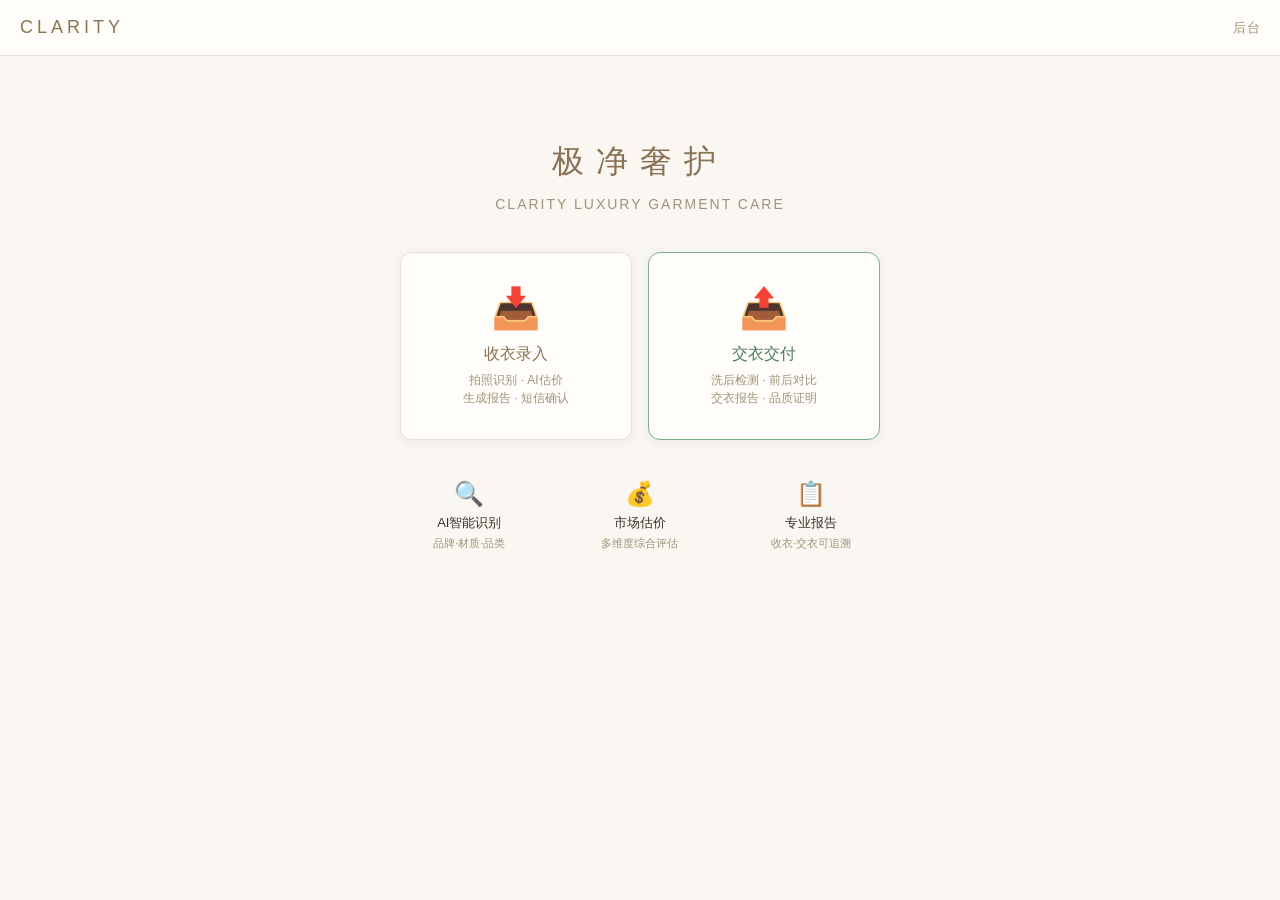
<file: templates/index.html>
<!DOCTYPE html>
<html lang="zh-CN">
<head>
<meta charset="UTF-8">
<meta name="viewport" content="width=device-width, initial-scale=1.0, user-scalable=no">
<title>极净奢护 · CLARITY</title>
<link rel="stylesheet" href="/static/css/style.css">
<style>
  .hero { text-align: center; padding: 60px 20px 40px; }
  .hero h1 { font-size: 32px; font-weight: 200; letter-spacing: 12px; color: var(--earth); }
  .hero p { font-size: 14px; color: var(--text-muted); margin-top: 12px; letter-spacing: 2px; }
  .actions { display: grid; grid-template-columns: 1fr 1fr; gap: 16px; max-width: 480px; margin: 0 auto; }
  .action-card {
    background: var(--warm-white);
    border: 1px solid var(--border);
    border-radius: var(--radius-lg);
    padding: 32px 20px;
    text-align: center;
    text-decoration: none;
    color: var(--text);
    transition: all 0.2s;
    box-shadow: var(--shadow);
  }
  .action-card:hover { transform: translateY(-2px); box-shadow: 0 4px 20px rgba(61, 50, 43, 0.12); }
  .action-card .icon { font-size: 40px; margin-bottom: 12px; }
  .action-card .title { font-size: 16px; font-weight: 500; color: var(--earth); margin-bottom: 6px; }
  .action-card .desc { font-size: 12px; color: var(--text-muted); line-height: 1.5; }
  .action-card.sage .title { color: var(--sage); }
  .action-card.sage { border-color: var(--sage-light); }
  .features { display: grid; grid-template-columns: repeat(3, 1fr); gap: 12px; max-width: 500px; margin: 24px auto; }
  .feature { text-align: center; padding: 16px 8px; }
  .feature .icon { font-size: 24px; margin-bottom: 6px; }
  .feature .title { font-size: 13px; font-weight: 500; color: var(--text); }
  .feature .desc { font-size: 11px; color: var(--text-muted); margin-top: 4px; }
</style>
</head>
<body>

<nav class="nav">
  <div class="nav-brand">CLARITY</div>
  <div class="nav-links">
    <a href="/dashboard">后台</a>
  </div>
</nav>

<div class="container">
  <div class="hero">
    <h1>极净奢护</h1>
    <p>CLARITY LUXURY GARMENT CARE</p>
  </div>

  <div class="actions">
    <a href="/intake" class="action-card">
      <div class="icon">📥</div>
      <div class="title">收衣录入</div>
      <div class="desc">拍照识别 · AI估价<br>生成报告 · 短信确认</div>
    </a>
    <a href="/delivery" class="action-card sage">
      <div class="icon">📤</div>
      <div class="title">交衣交付</div>
      <div class="desc">洗后检测 · 前后对比<br>交衣报告 · 品质证明</div>
    </a>
  </div>

  <div class="features">
    <div class="feature">
      <div class="icon">🔍</div>
      <div class="title">AI智能识别</div>
      <div class="desc">品牌·材质·品类</div>
    </div>
    <div class="feature">
      <div class="icon">💰</div>
      <div class="title">市场估价</div>
      <div class="desc">多维度综合评估</div>
    </div>
    <div class="feature">
      <div class="icon">📋</div>
      <div class="title">专业报告</div>
      <div class="desc">收衣·交衣可追溯</div>
    </div>
  </div>
</div>

</body>
</html>
</file>
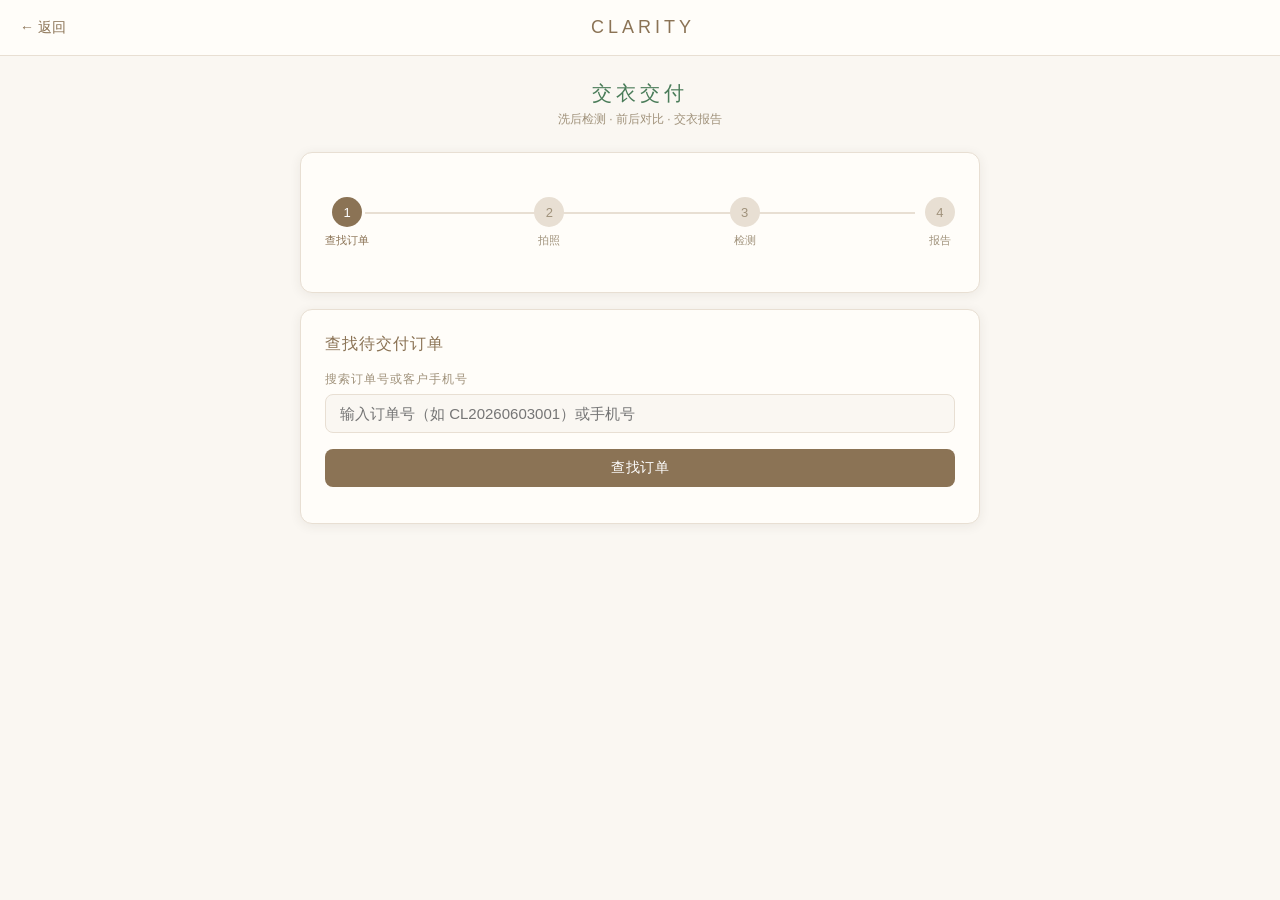
<file: templates/delivery.html>
<!DOCTYPE html>
<html lang="zh-CN">
<head>
<meta charset="UTF-8">
<meta name="viewport" content="width=device-width, initial-scale=1.0, user-scalable=no">
<title>交衣交付 · 极净奢护</title>
<link rel="stylesheet" href="/static/css/style.css">
</head>
<body>

<nav class="nav">
  <a href="/" style="text-decoration:none;color:var(--earth);font-size:14px;">&larr; 返回</a>
  <div class="nav-brand">CLARITY</div>
  <div style="width:40px"></div>
</nav>

<div class="container">
  <div style="text-align:center;margin-bottom:24px;">
    <h1 style="font-size:20px;font-weight:300;color:var(--sage);letter-spacing:4px;">交衣交付</h1>
    <p style="font-size:12px;color:var(--text-muted);margin-top:4px;">洗后检测 · 前后对比 · 交衣报告</p>
  </div>

  <!-- 进度条 -->
  <div class="card">
    <div class="steps" id="steps">
      <div class="step active" id="step1"><div class="dot">1</div>查找订单</div>
      <div class="step" id="step2"><div class="dot">2</div>拍照</div>
      <div class="step" id="step3"><div class="dot">3</div>检测</div>
      <div class="step" id="step4"><div class="dot">4</div>报告</div>
    </div>
  </div>

  <!-- Step 1: 查找订单 -->
  <div id="section-find" class="card">
    <div class="card-title">查找待交付订单</div>
    <div class="form-group">
      <label class="form-label">搜索订单号或客户手机号</label>
      <input type="text" class="form-input" id="searchQuery" placeholder="输入订单号（如 CL20260603001）或手机号">
    </div>
    <button class="btn btn-primary btn-block" onclick="searchOrder()">查找订单</button>
    <div id="searchResult" style="margin-top:12px;"></div>
  </div>

  <!-- Step 2: 拍照 -->
  <div id="section-photo" class="card" style="display:none;">
    <div class="card-title">拍摄洗后照片</div>
    <div id="orderSummary" style="margin-bottom:12px;font-size:13px;"></div>
    <div class="upload-zone" id="uploadZone" onclick="document.getElementById('fileInput').click()">
      <div class="icon">📸</div>
      <div class="hint">拍摄洗后照片<br><strong>建议与收衣时相同角度拍摄，便于对比</strong></div>
      <input type="file" id="fileInput" accept="image/*" capture="environment" multiple hidden>
    </div>
    <div class="photo-preview" id="photoPreview"></div>
    <div style="display:flex;gap:12px;margin-top:16px;">
      <button class="btn btn-outline" onclick="goBack()">重新搜索</button>
      <button class="btn btn-success btn-lg" onclick="submitDelivery()" id="btnSubmit" disabled style="flex:1;">
        提交洗后检测 &rarr;
      </button>
    </div>
  </div>

  <!-- Step 3: 检测中 -->
  <div id="section-detecting" class="card" style="display:none;text-align:center;">
    <div class="loading">
      <div class="spinner"></div>
      <div>AI 正在分析洗后效果…</div>
      <div style="font-size:11px;color:var(--text-muted);margin-top:4px;">对比洗前洗后状态</div>
    </div>
  </div>

  <!-- Step 4: 检测结果 -->
  <div id="section-result" class="card" style="display:none;">
    <div class="card-title">洗护前后对比</div>
    <div id="comparisonContent"></div>
    <div style="display:flex;gap:12px;margin-top:16px;">
      <button class="btn btn-outline" onclick="resetDelivery()">处理下一个</button>
      <a class="btn btn-success" id="btnViewReport" href="#" style="flex:1;text-align:center;">查看交衣报告 &rarr;</a>
    </div>
  </div>
</div>

<div class="toast" id="toast"></div>

<script>
let currentOrder = null;
let uploadedFiles = [];

const fileInput = document.getElementById('fileInput');
const uploadZone = document.getElementById('uploadZone');
const photoPreview = document.getElementById('photoPreview');
const btnSubmit = document.getElementById('btnSubmit');

fileInput.addEventListener('change', handleFiles);

uploadZone.addEventListener('dragover', e => { e.preventDefault(); uploadZone.classList.add('drag-over'); });
uploadZone.addEventListener('dragleave', () => uploadZone.classList.remove('drag-over'));
uploadZone.addEventListener('drop', e => {
  e.preventDefault();
  uploadZone.classList.remove('drag-over');
  handleFiles({ target: { files: e.dataTransfer.files } });
});

function handleFiles(e) {
  const files = Array.from(e.target.files);
  files.forEach(f => {
    if (!f.type.startsWith('image/')) return;
    const formData = new FormData();
    formData.append('file', f);
    fetch('/api/upload', { method: 'POST', body: formData })
      .then(r => r.json())
      .then(data => {
        if (data.success) {
          uploadedFiles.push(...data.files);
          renderPreviews();
          btnSubmit.disabled = uploadedFiles.length === 0;
        }
      });
  });
}

function renderPreviews() {
  photoPreview.innerHTML = uploadedFiles.map((f, i) => `
    <div class="photo-preview-item">
      <img src="/uploads/${f}" alt="photo${i}">
      <button class="remove" onclick="removePhoto(${i})">&times;</button>
    </div>`).join('');
  btnSubmit.disabled = uploadedFiles.length === 0;
}

function removePhoto(i) {
  uploadedFiles.splice(i, 1);
  renderPreviews();
}

function setStep(n) {
  document.querySelectorAll('.step').forEach((s, i) => {
    s.className = 'step' + (i+1 < n ? ' done' : '') + (i+1 === n ? ' active' : '');
  });
}

async function searchOrder() {
  const q = document.getElementById('searchQuery').value.trim();
  if (!q) return toast('请输入订单号或手机号');

  try {
    const resp = await fetch(`/api/orders/${q}`);
    if (!resp.ok) {
      document.getElementById('searchResult').innerHTML =
        '<div style="padding:12px;background:#FFF3E0;border-radius:8px;color:#E65100;font-size:13px;">未找到该订单，请检查输入</div>';
      return;
    }
    const data = await resp.json();
    if (data.status === 'delivered') {
      document.getElementById('searchResult').innerHTML =
        '<div style="padding:12px;background:#FFF3E0;border-radius:8px;color:#E65100;font-size:13px;">该订单已交付</div>';
      return;
    }
    if (data.status === 'received') {
      document.getElementById('searchResult').innerHTML =
        '<div style="padding:12px;background:#FFF3E0;border-radius:8px;color:#E65100;font-size:13px;">该订单尚未开始清洗，请先将状态更新为清洗中</div>';
      return;
    }

    currentOrder = data;
    document.getElementById('orderSummary').innerHTML =
      `<strong>${data.brand}</strong> ${data.category} | 客户: ${data.customer_name} | 估价: &yen;${data.estimated_value?.toLocaleString() || 0}`;

    document.getElementById('section-find').style.display = 'none';
    document.getElementById('section-photo').style.display = '';
    setStep(2);
  } catch (err) {
    toast('查询失败，请重试');
  }
}

function goBack() {
  currentOrder = null;
  uploadedFiles = [];
  photoPreview.innerHTML = '';
  btnSubmit.disabled = true;
  document.getElementById('section-photo').style.display = 'none';
  document.getElementById('section-find').style.display = '';
  setStep(1);
}

async function submitDelivery() {
  if (!currentOrder) return toast('请先查找订单');
  if (uploadedFiles.length === 0) return toast('请上传洗后照片');

  document.getElementById('section-photo').style.display = 'none';
  document.getElementById('section-detecting').style.display = '';
  setStep(3);

  const formData = new FormData();
  formData.append('order_no', currentOrder.order_no);
  formData.append('photos', JSON.stringify(uploadedFiles));

  try {
    const resp = await fetch('/api/delivery', { method: 'POST', body: formData });
    const data = await resp.json();

    if (!data.success) return toast(data.error || '检测失败');

    document.getElementById('section-detecting').style.display = 'none';
    document.getElementById('section-result').style.display = '';
    setStep(4);

    const d = data.detection;
    const resolved = d.defects_resolved || [];
    const remaining = d.defects_remaining || [];

    function buildDefectRows(defects, statusLabel, statusColor) {
      if (!defects.length) return '';
      return defects.map(def => `
        <div style="display:flex;gap:8px;align-items:center;padding:8px 10px;margin-bottom:4px;background:#fff;border-radius:6px;font-size:12px;">
          <span>${def.icon}</span>
          <span style="flex:1;">${def.name} · ${def.position}</span>
          <span style="color:${statusColor};font-weight:500;">${statusLabel}</span>
          <span style="font-size:10px;color:var(--text-muted);">${def.note || ''}</span>
        </div>`).join('');
    }

    let defectSection = '';
    if (resolved.length > 0 || remaining.length > 0) {
      defectSection = `
        <div style="margin-top:20px;border-top:1px solid var(--border);padding-top:16px;">
          <div class="card-title" style="font-size:13px;color:var(--sage);margin-bottom:10px;">
            &#128269; 瑕疵处理结果 — 收衣时共${resolved.length + remaining.length}处
          </div>
          ${buildDefectRows(resolved, '已清除', '#4A7C59')}
          ${buildDefectRows(remaining, remaining.some(d => d.severity === 'high') ? '结构性损伤' : '已改善', remaining.some(d => d.severity === 'high') ? '#C62828' : '#E65100')}
          ${remaining.some(d => d.severity === 'high') ? '<div style="font-size:10px;color:#C62828;margin-top:6px;">&#9888; 严重瑕疵（破损/撕裂/变形）为结构性损伤，洗护不改变其状态，已收衣时告知</div>' : ''}
        </div>`;
    }

    document.getElementById('comparisonContent').innerHTML = `
      <div class="compare-container">
        <div class="compare-box before">
          <div class="label" style="color:#C4943A;">洗护前</div>
          <div class="val" style="color:#C4943A;">${d.before_condition.label}</div>
          <div style="font-size:11px;color:var(--text-muted);margin-top:4px;">${d.before_condition.desc}</div>
        </div>
        <div class="compare-arrow">&rarr;</div>
        <div class="compare-box after">
          <div class="label" style="color:var(--sage);">洗护后</div>
          <div class="val" style="color:var(--sage);">${d.after_condition.label}</div>
          <div style="font-size:11px;color:var(--text-muted);margin-top:4px;">${d.after_condition.desc}</div>
        </div>
      </div>

      ${defectSection}

      <div class="card-title" style="margin-top:20px;">品质评分</div>
      <div class="scores">
        <div class="score-item">
          <div class="num">${d.brightness_improvement}%</div>
          <div class="lbl">光泽度提升</div>
          <div class="score-bar"><div class="score-fill" style="width:${d.brightness_improvement}%;"></div></div>
        </div>
        <div class="score-item">
          <div class="num">${d.color_fidelity}%</div>
          <div class="lbl">色彩保真度</div>
          <div class="score-bar"><div class="score-fill" style="width:${d.color_fidelity}%;"></div></div>
        </div>
        <div class="score-item">
          <div class="num">${d.fabric_integrity}%</div>
          <div class="lbl">面料完整度</div>
          <div class="score-bar"><div class="score-fill" style="width:${d.fabric_integrity}%;"></div></div>
        </div>
      </div>
`;

    document.getElementById('btnViewReport').href = data.report_url;
  } catch (err) {
    toast('网络错误，请重试');
  }
}

function resetDelivery() {
  currentOrder = null;
  uploadedFiles = [];
  photoPreview.innerHTML = '';
  btnSubmit.disabled = true;
  document.getElementById('searchQuery').value = '';
  document.getElementById('searchResult').innerHTML = '';
  document.getElementById('section-result').style.display = 'none';
  document.getElementById('section-find').style.display = '';
  setStep(1);
}

function toast(msg) {
  const t = document.getElementById('toast');
  t.textContent = msg;
  t.classList.add('show');
  setTimeout(() => t.classList.remove('show'), 2500);
}
</script>
</body>
</html>
</file>
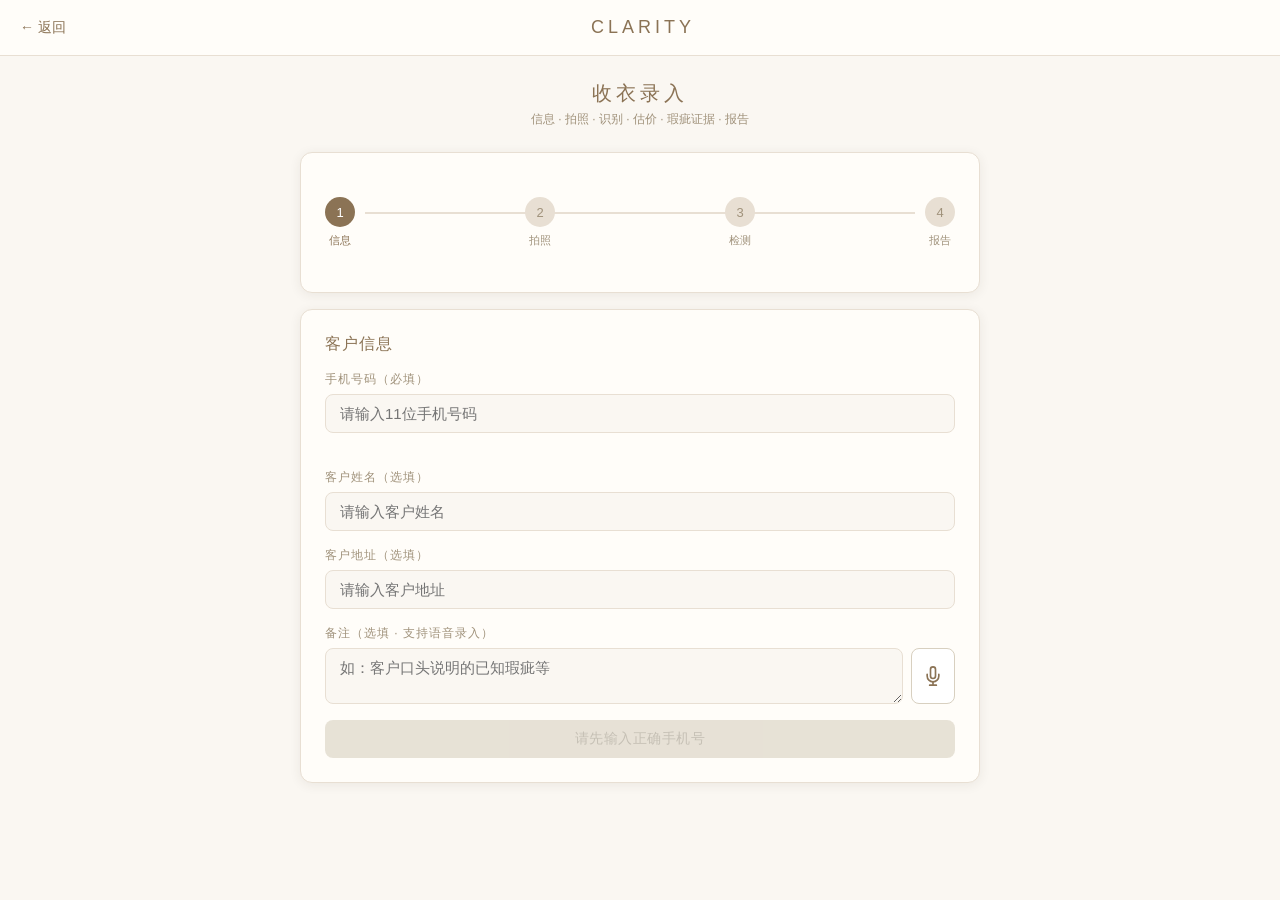
<file: templates/intake.html>
<!DOCTYPE html>
<html lang="zh-CN">
<head>
<meta charset="UTF-8">
<meta name="viewport" content="width=device-width, initial-scale=1.0, user-scalable=no">
<title>收衣录入 · 极净奢护</title>
<link rel="stylesheet" href="/static/css/style.css">
<style>
  .defect-section { margin-top: 20px; border-top: 1px solid var(--border); padding-top: 16px; }
  .defect-section-title {
    font-size: 14px; font-weight: 500; color: #C44; letter-spacing: 1px;
    margin-bottom: 12px; display: flex; align-items: center; gap: 8px;
  }
  .defect-count { font-size: 22px; font-weight: 300; }
  .defect-card {
    display: flex; gap: 14px; background: #FFFAF5; border: 1px solid #F0D8C0;
    border-radius: var(--radius); padding: 14px; margin-bottom: 10px;
    align-items: flex-start;
  }
  .defect-card.severe { background: #FFF5F5; border-color: #F5C0C0; }
  .defect-thumb {
    width: 80px; height: 80px; border-radius: 6px; overflow: hidden;
    position: relative; flex-shrink: 0; background: #f0e8db;
    border: 1px solid #e0d5c5;
  }
  .defect-thumb img { width: 100%; height: 100%; object-fit: cover; }
  .defect-thumb .marker {
    position: absolute; border: 2px solid #E44; border-radius: 50%;
    box-shadow: 0 0 0 2px rgba(228,68,68,0.25);
    animation: pulse-marker 1.5s ease-in-out infinite;
  }
  @keyframes pulse-marker {
    0%, 100% { box-shadow: 0 0 0 2px rgba(228,68,68,0.25); }
    50% { box-shadow: 0 0 0 6px rgba(228,68,68,0.08); }
  }
  .defect-info { flex: 1; min-width: 0; }
  .defect-info .name { font-size: 14px; font-weight: 500; color: var(--text); display: flex; align-items: center; gap: 6px; }
  .defect-info .desc { font-size: 12px; color: var(--text-muted); margin-top: 4px; line-height: 1.5; }
  .defect-info .risk {
    font-size: 11px; color: #C44; margin-top: 6px; padding: 6px 8px;
    background: #FFF0F0; border-radius: 4px; border-left: 2px solid #E88;
  }
  .sev-tag {
    display: inline-block; padding: 2px 8px; border-radius: 10px; font-size: 10px; font-weight: 500; letter-spacing: 0.5px;
  }
  .sev-low { background: #FFF8E1; color: #F57F17; }
  .sev-medium { background: #FFF0E0; color: #E65100; }
  .sev-high { background: #FFE0E0; color: #C62828; }
  .no-defect { text-align: center; padding: 16px; color: var(--sage); font-size: 13px; }
  .defect-actions { display: flex; gap: 8px; margin-top: 10px; }
  .defect-btn {
    padding: 6px 14px; border-radius: 4px; font-size: 12px; cursor: pointer;
    border: 1px solid; transition: all 0.2s; font-weight: 500; letter-spacing: 0.5px;
  }
  .defect-btn.confirm {
    background: #F2FAF4; color: #4A7C59; border-color: #7BAF8A;
  }
  .defect-btn.confirm:hover { background: #4A7C59; color: #fff; }
  .defect-btn.confirm.active { background: #4A7C59; color: #fff; pointer-events: none; }
  .defect-btn.delete {
    background: #FFF5F5; color: #C62828; border-color: #E8A0A0;
  }
  .defect-btn.delete:hover { background: #C62828; color: #fff; }
  .defect-card.confirmed { border-left: 4px solid #4A7C59; background: #F6FAF7; }
  .defect-card.confirmed .defect-thumb { border-color: #7BAF8A; }
  .defect-card.deleted {
    opacity: 0.35; transform: scale(0.98); transition: all 0.35s ease;
    pointer-events: none;
  }
  .delete-badge {
    position: absolute; top: 0; left: 0; right: 0; bottom: 0;
    background: rgba(198,40,40,0.12); display: flex; align-items: center; justify-content: center;
    font-size: 28px;
  }
  .confirm-badge {
    display: inline-block; background: #4A7C59; color: #fff; padding: 1px 8px;
    border-radius: 3px; font-size: 10px; font-weight: 500; margin-left: 6px;
  }
  .phone-hint { font-size: 11px; margin-top: 4px; min-height: 16px; transition: color 0.2s; }
  .phone-hint.error { color: #C62828; }
  .phone-hint.valid { color: #4A7C59; }
  .form-input.input-error { border-color: #E88; background: #FFF5F5; }
  .form-input.input-valid { border-color: #7BAF8A; background: #F6FAF7; }
  .photo-annotated {
    position: relative; border-radius: var(--radius); overflow: hidden;
    margin-bottom: 12px; background: #f0e8db;
  }
  .photo-annotated img { width: 100%; display: block; }
  .photo-annotated .anno-dot {
    position: absolute; width: 28px; height: 28px; border-radius: 50%;
    border: 2px solid #E44; background: rgba(228,68,68,0.2);
    box-shadow: 0 0 0 4px rgba(228,68,68,0.12);
    transform: translate(-50%, -50%); cursor: pointer;
    animation: pulse-marker 1.5s ease-in-out infinite;
    display: flex; align-items: center; justify-content: center;
    font-size: 12px; color: #fff; font-weight: 600;
  }

  /* ─── 语音录入 ─── */
  .voice-group { display: flex; gap: 8px; align-items: stretch; }
  .voice-group textarea.form-input { flex: 1; resize: vertical; min-height: 42px; }
  .btn-voice {
    width: 44px; min-width: 44px; border: 1.5px solid #D8D0C0; border-radius: var(--radius);
    background: #fff; color: #8B7355; cursor: pointer; display: flex;
    align-items: center; justify-content: center; font-size: 20px;
    transition: all 0.25s; position: relative; flex-shrink: 0;
  }
  .btn-voice:hover { border-color: #B8A080; color: #6B5D4A; background: #FAF8F5; }
  .btn-voice.recording {
    background: #FFF0F0; border-color: #E88; color: #C62828;
    animation: voice-pulse 1.2s ease-in-out infinite;
  }
  @keyframes voice-pulse {
    0%, 100% { box-shadow: 0 0 0 0 rgba(198,40,40,0.25); }
    50% { box-shadow: 0 0 0 10px rgba(198,40,40,0); }
  }
  .btn-voice.recording::after {
    content: ''; position: absolute; top: -4px; right: -4px; width: 10px; height: 10px;
    background: #C62828; border-radius: 50%; animation: voice-blink 0.8s step-end infinite;
  }
  @keyframes voice-blink {
    0%, 100% { opacity: 1; }
    50% { opacity: 0.2; }
  }
  .btn-voice:disabled { opacity: 0.4; cursor: not-allowed; border-color: #E8E0D8; }
  .voice-hint { font-size: 10px; color: var(--text-muted); margin-top: 4px; transition: color 0.3s; }
  .voice-hint.recording { color: #C62828; }

  /* ─── 报告按钮禁用态 ─── */
  .btn-success:disabled {
    background: #D8D0C0; border-color: #C8BFA8; color: #A09888;
    cursor: not-allowed; opacity: 0.6; box-shadow: none;
  }
  .btn-primary:disabled {
    background: #D8D0C0; border-color: #C8BFA8; color: #A09888;
    cursor: not-allowed; opacity: 0.6; box-shadow: none;
  }

  /* ─── 视频录制 ─── */
  .video-zone {
    border: 2px dashed #C8B8A0; border-radius: var(--radius); padding: 20px;
    text-align: center; cursor: pointer; transition: all 0.2s;
    background: #FAF8F5; margin-top: 12px;
  }
  .video-zone:hover { border-color: #8B7355; background: #F5F1E8; }
  .video-zone .icon { font-size: 28px; margin-bottom: 6px; }
  .video-zone .hint { font-size: 12px; color: var(--text-muted); }
  .video-zone .hint strong { color: var(--earth); }
  .video-zone input[type="file"] { display: none; }
  .video-preview { margin-top: 8px; }
  .video-preview video { width: 100%; max-height: 240px; border-radius: 8px; background: #000; }
  .video-preview .remove {
    position: absolute; top: 4px; right: 4px; width: 24px; height: 24px;
    background: rgba(0,0,0,0.55); color: #fff; border: none; border-radius: 50%;
    font-size: 14px; cursor: pointer; display: flex; align-items: center; justify-content: center;
  }
  .video-preview-item { position: relative; display: inline-block; width: 100%; max-width: 400px; }

</style>
</head>
<body>

<nav class="nav">
  <a href="/" style="text-decoration:none;color:var(--earth);font-size:14px;">&larr; 返回</a>
  <div class="nav-brand">CLARITY</div>
  <div style="width:40px"></div>
</nav>

<div class="container">
  <div style="text-align:center;margin-bottom:24px;">
    <h1 style="font-size:20px;font-weight:300;color:var(--earth);letter-spacing:4px;">收衣录入</h1>
    <p style="font-size:12px;color:var(--text-muted);margin-top:4px;">信息 · 拍照 · 识别 · 估价 · 瑕疵证据 · 报告</p>
  </div>

  <div class="card">
    <div class="steps" id="steps">
      <div class="step active" id="step1"><div class="dot">1</div>信息</div>
      <div class="step" id="step2"><div class="dot">2</div>拍照</div>
      <div class="step" id="step3"><div class="dot">3</div>检测</div>
      <div class="step" id="step4"><div class="dot">4</div>报告</div>
    </div>
  </div>

  <!-- 第一步：客户信息 -->
  <div id="section-info" class="card">
    <div class="card-title">客户信息</div>
    <div class="form-group">
      <label class="form-label">手机号码（必填）</label>
      <input type="tel" class="form-input" id="customerPhone" placeholder="请输入11位手机号码" maxlength="11" autocomplete="tel" inputmode="numeric" oninput="validatePhone()">
      <div class="phone-hint" id="phoneHint"></div>
    </div>
    <div class="form-group">
      <label class="form-label">客户姓名（选填）</label>
      <input type="text" class="form-input" id="customerName" placeholder="请输入客户姓名">
    </div>
    <div class="form-group">
      <label class="form-label">客户地址（选填）</label>
      <input type="text" class="form-input" id="customerAddress" placeholder="请输入客户地址">
    </div>
    <div class="form-group">
      <label class="form-label">备注（选填 · 支持语音录入）</label>
      <div class="voice-group">
        <textarea class="form-input" id="notes" placeholder="如：客户口头说明的已知瑕疵等" rows="2"></textarea>
        <button class="btn-voice" id="btnVoice" onclick="toggleVoice()" title="语音录入">
          <svg width="20" height="20" viewBox="0 0 24 24" fill="none" stroke="currentColor" stroke-width="2" stroke-linecap="round" stroke-linejoin="round"><path d="M12 1a3 3 0 0 0-3 3v8a3 3 0 0 0 6 0V4a3 3 0 0 0-3-3z"/><path d="M19 10v2a7 7 0 0 1-14 0v-2"/><line x1="12" y1="19" x2="12" y2="23"/><line x1="8" y1="23" x2="16" y2="23"/></svg>
        </button>
      </div>
      <div class="voice-hint" id="voiceHint"></div>
    </div>
    <div style="display:flex;gap:12px;">
      <button class="btn btn-primary" id="btnNextInfo" onclick="goToUpload()" style="flex:1;" disabled>请先输入正确手机号</button>
    </div>
  </div>

  <!-- 第二步：上传照片 -->
  <div id="section-upload" class="card" style="display:none;">
    <div class="card-title">拍摄 / 上传衣物照片</div>
    <div class="upload-zone" id="uploadZone" onclick="document.getElementById('fileInput').click()">
      <div class="icon">&#128248;</div>
      <div class="hint">点击拍照或选择照片<br><strong>支持多张，建议拍摄商标、面料、整体、局部细节</strong></div>
      <input type="file" id="fileInput" accept="image/*" capture="environment" multiple hidden>
    </div>
    <div class="photo-preview" id="photoPreview"></div>

    <!-- 视频录制（可选） -->
    <div style="margin-top:20px;padding-top:16px;border-top:1px solid var(--border);">
      <div style="font-size:12px;color:var(--text-muted);margin-bottom:8px;letter-spacing:1px;">辅助视频（选填）</div>
      <div class="video-zone" id="videoZone" onclick="document.getElementById('videoInput').click()">
        <div class="icon">🎥</div>
        <div class="hint">点击录制视频<br><strong>用于完整记录衣物全貌，辅助AI检测</strong></div>
        <input type="file" id="videoInput" accept="video/*" capture="environment" hidden>
      </div>
      <div class="video-preview" id="videoPreview" style="display:none;"></div>
    </div>

    <div style="display:flex;gap:12px;">
      <button class="btn btn-outline" onclick="goToInfo()">上一步：客户信息</button>
      <button class="btn btn-primary btn-block btn-lg" onclick="submitIntake()" id="btnSubmit" disabled>
        提交检测 &rarr;
      </button>
    </div>
  </div>

  <!-- 第三步：AI检测中 -->
  <div id="section-detecting" class="card" style="display:none;text-align:center;">
    <div class="loading">
      <div class="spinner"></div>
      <div>AI 正在分析识别中…</div>
      <div style="font-size:11px;color:var(--text-muted);margin-top:4px;">检测品牌、面料、品类、成色、瑕疵</div>
    </div>
  </div>

  <!-- 第四步：检测结果 + 报告 -->
  <div id="section-result" class="card" style="display:none;">
    <div class="card-title">AI 智能检测结果</div>
    <div id="detectionContent"></div>
    <div id="defectEvidence"></div>
    <div style="display:flex;gap:12px;margin-top:20px;">
      <button class="btn btn-outline" onclick="resetIntake()">重新录入</button>
      <button class="btn btn-primary" id="btnRegenReport" onclick="regenReport()" style="display:none;flex:1;">根据已确认瑕疵重新生成收衣报告</button>
    </div>
  </div>
</div>

<div class="toast" id="toast"></div>

<script>
let uploadedFiles = [];

const fileInput = document.getElementById('fileInput');
const uploadZone = document.getElementById('uploadZone');
const photoPreview = document.getElementById('photoPreview');
const btnSubmit = document.getElementById('btnSubmit');

fileInput.addEventListener('change', handleFiles);

uploadZone.addEventListener('dragover', e => { e.preventDefault(); uploadZone.classList.add('drag-over'); });
uploadZone.addEventListener('dragleave', () => uploadZone.classList.remove('drag-over'));
uploadZone.addEventListener('drop', e => {
  e.preventDefault();
  uploadZone.classList.remove('drag-over');
  handleFiles({ target: { files: e.dataTransfer.files } });
});

function handleFiles(e) {
  const files = Array.from(e.target.files);
  files.forEach(f => {
    if (!f.type.startsWith('image/')) return;
    const formData = new FormData();
    formData.append('file', f);
    fetch('/api/upload', { method: 'POST', body: formData })
      .then(r => r.json())
      .then(data => {
        if (data.success) {
          uploadedFiles.push(...data.files);
          renderPreviews();
          updateSubmitBtn();
        }
      });
  });
}

function renderPreviews() {
  photoPreview.innerHTML = uploadedFiles.map((f, i) => `
    <div class="photo-preview-item">
      <img src="/uploads/${f}">
      <button class="remove" onclick="removePhoto(${i})">&times;</button>
    </div>`).join('');
  updateSubmitBtn();
}

function removePhoto(i) { uploadedFiles.splice(i, 1); renderPreviews(); }

// ─── 视频录制 ─────────────────────────────────────────────
let videoFile = null;

document.getElementById('videoInput').addEventListener('change', handleVideo);
function handleVideo(e) {
  const file = e.target.files[0];
  if (!file || !file.type.startsWith('video/')) return;
  videoFile = file;
  renderVideoPreview();
}

function renderVideoPreview() {
  const container = document.getElementById('videoPreview');
  if (!videoFile) { container.style.display = 'none'; container.innerHTML = ''; return; }
  const url = URL.createObjectURL(videoFile);
  container.style.display = '';
  container.innerHTML = `
    <div class="video-preview-item">
      <video src="${url}" controls playsinline></video>
      <button class="remove" onclick="removeVideo()">&times;</button>
    </div>`;
}

function removeVideo() {
  videoFile = null;
  document.getElementById('videoInput').value = '';
  renderVideoPreview();
}

function updateSubmitBtn() {
  btnSubmit.disabled = uploadedFiles.length === 0 && !videoFile;
}

function setStep(n) {
  document.querySelectorAll('.step').forEach((s, i) => {
    s.className = 'step' + (i+1 < n ? ' done' : '') + (i+1 === n ? ' active' : '');
  });
}

function goToUpload() {
  // 验证手机号（姓名选填）
  const phone = document.getElementById('customerPhone').value.trim();
  if (!phone) return toast('请先输入手机号码');
  if (!/^1[3-9]\d{9}$/.test(phone)) return toast('手机号码格式不正确');
  document.getElementById('section-info').style.display = 'none';
  document.getElementById('section-upload').style.display = '';
  setStep(2);
}

function goToInfo() {
  document.getElementById('section-upload').style.display = 'none';
  document.getElementById('section-info').style.display = '';
  setStep(1);
}

function sevTag(severity) {
  const map = { low: 'sev-low', medium: 'sev-medium', high: 'sev-high' };
  const labels = { low: '轻微', medium: '中等', high: '严重' };
  return `<span class="sev-tag ${map[severity] || 'sev-low'}">${labels[severity] || severity}</span>`;
}

// ─── 瑕疵确认/删除状态管理 ────────────────────────────
let defectsState = {};  // { defectId: 'pending' | 'confirmed' | 'deleted' }
let rawDefects = [];    // 原始AI检测结果

function buildDefectHTML(defects, photos) {
  if (!defects || defects.length === 0) {
    return `<div class="defect-section">
      <div class="defect-section-title"><span class="defect-count">&#10003;</span> 瑕疵检测</div>
      <div class="no-defect">未检测到明显瑕疵，衣物状态良好</div>
    </div>`;
  }

  // 初始化状态
  defects.forEach(d => {
    if (!(d.id in defectsState)) defectsState[d.id] = 'pending';
  });

  const sevOrder = { high: 0, medium: 1, low: 2 };
  const sorted = [...defects].sort((a, b) => sevOrder[a.severity] - sevOrder[b.severity]);

  const activeDefects = sorted.filter(d => defectsState[d.id] !== 'deleted');
  const confirmedCount = activeDefects.filter(d => defectsState[d.id] === 'confirmed').length;
  const pendingCount = activeDefects.filter(d => defectsState[d.id] === 'pending').length;
  const highActive = activeDefects.filter(d => d.severity === 'high').length;
  const mediumActive = activeDefects.filter(d => d.severity === 'medium').length;

  let warningBanner = '';
  if (pendingCount > 0) {
    warningBanner = `<div style="background:#FFF8E1;border:1px solid #F5D97E;border-radius:var(--radius);padding:10px 14px;margin-bottom:12px;font-size:12px;color:#C4943A;">
      &#9888; 还有 <strong>${pendingCount}</strong> 处瑕疵待确认，请逐条核实后点击 ✓确认 或 ✗删除
    </div>`;
  } else if (highActive > 0) {
    warningBanner = `<div style="background:#FFF0F0;border:1px solid #F5C0C0;border-radius:var(--radius);padding:10px 14px;margin-bottom:12px;font-size:12px;color:#C62828;">
      &#9888; 已确认 <strong>${highActive}</strong> 处严重瑕疵、<strong>${mediumActive}</strong> 处中等瑕疵，已拍照存证
    </div>`;
  }

  const cards = sorted.map((d, i) => {
    const state = defectsState[d.id] || 'pending';
    const isConfirmed = state === 'confirmed';
    const isDeleted = state === 'deleted';
    const photoSrc = photos[d.photo_index] ? `/uploads/${photos[d.photo_index]}` : '';
    const a = d.annotation;
    const markerStyle = `left:${a.x}%;top:${a.y}%;width:${a.width}px;height:${a.height}px;`;

    return `<div class="defect-card ${d.severity === 'high' ? 'severe' : ''} ${isConfirmed ? 'confirmed' : ''} ${isDeleted ? 'deleted' : ''}" id="defect-${d.id}">
      <div class="defect-thumb">
        ${photoSrc ? `<img src="${photoSrc}" alt="瑕疵${i+1}"><div class="marker" style="${markerStyle}"></div>` : `<div style="display:flex;align-items:center;justify-content:center;height:100%;font-size:24px;">${d.icon}</div>`}
        ${isDeleted ? '<div class="delete-badge">&#10005;</div>' : ''}
      </div>
      <div class="defect-info">
        <div class="name">${d.icon} ${d.name} ${sevTag(d.severity)} <span style="font-size:10px;color:var(--text-muted);">#${d.id}</span>${isConfirmed ? '<span class="confirm-badge">已确认</span>' : ''}</div>
        <div class="desc">${d.description}</div>
        <div class="risk">&#9888; ${d.risk}</div>
        ${isDeleted ? '' : `<div class="defect-actions">
          <button class="defect-btn confirm${isConfirmed ? ' active' : ''}" onclick="confirmDefect('${d.id}')" ${isConfirmed ? 'disabled' : ''}>
            ${isConfirmed ? '&#10003; 已确认' : '&#10003; 确认'}
          </button>
          <button class="defect-btn delete" onclick="deleteDefect('${d.id}')" ${isConfirmed ? 'disabled' : ''}>
            &#10005; 删除
          </button>
        </div>`}
      </div>
    </div>`;
  }).join('');

  return `<div class="defect-section" id="defectSection">
    <div class="defect-section-title">
      <span class="defect-count" style="color:${pendingCount > 0 ? '#C4943A' : '#4A7C59'};">${activeDefects.length}</span>
      处瑕疵${pendingCount > 0 ? `（${confirmedCount} 已确认 / ${pendingCount} 待确认）` : '已确认存证'}
    </div>
    ${warningBanner}
    ${cards}
    <div style="margin-top:12px;font-size:11px;color:var(--text-muted);text-align:center;padding:8px;background:${pendingCount > 0 ? '#FFF8E1' : '#F2FAF4'};border-radius:6px;">
      ${pendingCount > 0 ? '&#128269; 请逐条核实AI检测结果，确认无误后点击 ✓确认，误识别点击 ✗删除' : '&#128274; 全部瑕疵已确认存证，洗护前后如有争议可随时调取对比'}
    </div>
  </div>`;
}

function confirmDefect(id) {
  defectsState[id] = 'confirmed';
  refreshDefectEvidence();
}

function deleteDefect(id) {
  defectsState[id] = 'deleted';
  refreshDefectEvidence();
}

function refreshDefectEvidence() {
  if (rawDefects.length === 0) return;

  document.getElementById('defectEvidence').innerHTML = buildDefectHTML(rawDefects, uploadedFiles);

  const pendingCount = rawDefects.filter(d => defectsState[d.id] === 'pending').length;
  const confirmedCount = rawDefects.filter(d => defectsState[d.id] === 'confirmed').length;
  const resolvedCount = confirmedCount + rawDefects.filter(d => defectsState[d.id] === 'deleted').length;

  const btnRegen = document.getElementById('btnRegenReport');
  if (btnRegen) {
    btnRegen.style.display = pendingCount === 0 ? '' : 'none';
  }
}

function validatePhone() {
  const input = document.getElementById('customerPhone');
  const hint = document.getElementById('phoneHint');
  const btn = document.getElementById('btnNextInfo');
  if (btn) { btn.disabled = true; btn.textContent = '请先输入正确手机号'; }
  let raw = input.value.replace(/\s/g, '');

  const cleaned = raw.replace(/\D/g, '');
  if (cleaned !== raw) {
    input.value = cleaned;
    raw = cleaned;
  }

  if (raw.length > 11) {
    input.value = raw.slice(0, 11);
    raw = input.value;
  }

  if (!raw) {
    hint.textContent = '';
    hint.className = 'phone-hint';
    input.className = 'form-input';
    return;
  }

  if (raw[0] !== '1') {
    hint.textContent = '手机号码必须以 1 开头';
    hint.className = 'phone-hint error';
    input.className = 'form-input input-error';
    return;
  }

  if (raw.length >= 2 && !/^1[3-9]/.test(raw)) {
    hint.textContent = '第二位必须是 3~9 之间的数字';
    hint.className = 'phone-hint error';
    input.className = 'form-input input-error';
    return;
  }

  if (raw.length < 11) {
    hint.textContent = `还差 ${11 - raw.length} 位数字`;
    hint.className = 'phone-hint';
    input.className = 'form-input';
    return;
  }

  if (/^1[3-9]\d{9}$/.test(raw)) {
    hint.textContent = '\u2713 手机号码格式正确';
    hint.className = 'phone-hint valid';
    input.className = 'form-input input-valid';
    if (btn) { btn.disabled = false; btn.textContent = '下一步：上传照片 \u2192'; }
  } else {
    hint.textContent = '请输入有效的11位手机号码';
    hint.className = 'phone-hint error';
    input.className = 'form-input input-error';
  }
}

async function submitIntake() {
  const name = document.getElementById('customerName').value.trim();
  const phone = document.getElementById('customerPhone').value.trim();
  if (!phone) return toast('请输入手机号码');
  if (!/^1[3-9]\d{9}$/.test(phone)) return toast('手机号码格式不正确，请输入有效的11位手机号');
  if (uploadedFiles.length === 0 && !videoFile) return toast('请先上传至少一张衣物照片或录制一段视频');
  if (videoFile && videoFile.size > 200 * 1024 * 1024) return toast('视频文件不能超过200MB');

  document.getElementById('section-upload').style.display = 'none';
  document.getElementById('section-detecting').style.display = '';
  setStep(3);

  const formData = new FormData();
  formData.append('customer_name', name);
  formData.append('customer_phone', phone);
  formData.append('customer_address', document.getElementById('customerAddress').value.trim());
  formData.append('notes', document.getElementById('notes').value);
  formData.append('photos', JSON.stringify(uploadedFiles));
  if (videoFile) formData.append('video', videoFile, videoFile.name);

  try {
    const resp = await fetch('/api/intake', { method: 'POST', body: formData });
    const data = await resp.json();

    if (!data.success) return toast(data.error || '检测失败');

    document.getElementById('section-detecting').style.display = 'none';
    document.getElementById('section-result').style.display = '';
    setStep(4);

    const d = data.detection;
    const defects = d.defects || [];
    rawDefects = defects;
    defectsState = {};

    document.getElementById('detectionContent').innerHTML = `
      <div class="detection-grid">
        <div class="detection-item"><div class="label">品牌</div><div class="value">${d.brand.name} <span style="font-size:11px;color:var(--text-muted)">${Math.round(d.brand.confidence*100)}%</span></div></div>
        <div class="detection-item"><div class="label">品牌层级</div><div class="value"><span class="badge" style="background:#FFF3E0;color:#E65100;">${d.brand_tier || '-'}</span></div></div>
        <div class="detection-item"><div class="label">面料材质</div><div class="value">${d.material.name} <span style="font-size:11px;color:var(--text-muted)">${Math.round(d.material.confidence*100)}%</span></div></div>
        <div class="detection-item"><div class="label">品类</div><div class="value">${d.category.name} <span style="font-size:11px;color:var(--text-muted)">${Math.round(d.category.confidence*100)}%</span></div></div>
        <div class="detection-item"><div class="label">颜色</div><div class="value">${d.color.name}</div></div>
        <div class="detection-item"><div class="label">整体成色</div><div class="value">${d.condition.label}</div></div>
      </div>
      <div class="detection-value">
        <div class="price">&yen; ${d.estimated_value.toLocaleString()}</div>
        <div class="note">市场估价（品牌·材质·品类·成色·瑕疵综合评估）</div>
      </div>`;

    document.getElementById('defectEvidence').innerHTML = buildDefectHTML(defects, uploadedFiles);

    // 无瑕疵直接跳转报告，有瑕疵需全部确认后再生成
    if (defects.length === 0) {
      window.location.href = data.report_url;
      return;
    }
  } catch (err) {
    toast('网络错误，请重试');
    console.error(err);
  }
}

async function regenReport() {
  const confirmedIds = rawDefects.filter(d => defectsState[d.id] === 'confirmed').map(d => d.id);
  const deletedIds = rawDefects.filter(d => defectsState[d.id] === 'deleted').map(d => d.id);
  const pendingCount = rawDefects.filter(d => defectsState[d.id] === 'pending').length;
  if (pendingCount > 0) return toast(`还有 ${pendingCount} 处瑕疵未确认，请先全部核实`);

  const formData = new FormData();
  formData.append('confirmed_defects', JSON.stringify(confirmedIds));
  formData.append('deleted_defects', JSON.stringify(deletedIds));

  try {
    const resp = await fetch('/api/intake/confirm-defects', { method: 'POST', body: formData });
    const data = await resp.json();
    if (!data.success) return toast(data.error || '操作失败');
    window.location.href = data.report_url;
  } catch (err) {
    toast('网络错误');
  }
}

function resetIntake() {
  uploadedFiles = [];
  rawDefects = [];
  defectsState = {};
  photoPreview.innerHTML = '';
  document.getElementById('customerName').value = '';
  document.getElementById('customerPhone').value = '';
  document.getElementById('customerAddress').value = '';
  document.getElementById('notes').value = '';
  document.getElementById('section-result').style.display = 'none';
  document.getElementById('section-info').style.display = '';
  // 清理视频
  videoFile = null;
  document.getElementById('videoInput').value = '';
  document.getElementById('videoPreview').style.display = 'none';
  document.getElementById('videoPreview').innerHTML = '';
  btnSubmit.disabled = true;
  setStep(1);
}

// ─── 语音录入 ────────────────────────────────────────────
let voiceRecognition = null;
let voiceRecording = false;

function initVoice() {
  const SpeechRecognition = window.SpeechRecognition || window.webkitSpeechRecognition;
  if (!SpeechRecognition) {
    document.getElementById('btnVoice').disabled = true;
    document.getElementById('btnVoice').title = '当前浏览器不支持语音录入';
    document.getElementById('voiceHint').textContent = '当前浏览器不支持语音录入，请使用 Chrome 或 Edge';
    return;
  }

  voiceRecognition = new SpeechRecognition();
  voiceRecognition.lang = 'zh-CN';
  voiceRecognition.interimResults = true;
  voiceRecognition.continuous = true;
  voiceRecognition.maxAlternatives = 1;

  voiceRecognition.onresult = (event) => {
    const notesEl = document.getElementById('notes');
    let finalText = '';
    let interimText = '';

    for (let i = event.resultIndex; i < event.results.length; i++) {
      const result = event.results[i];
      if (result.isFinal) {
        finalText += result[0].transcript;
      } else {
        interimText += result[0].transcript;
      }
    }

    if (finalText) {
      const cursor = notesEl.selectionStart;
      const before = notesEl.value.substring(0, cursor);
      const after = notesEl.value.substring(cursor);
      notesEl.value = before + finalText + after;
      notesEl.setSelectionRange(cursor + finalText.length, cursor + finalText.length);
    }

    const hint = document.getElementById('voiceHint');
    if (interimText) {
      hint.textContent = '识别中: ' + interimText;
    } else {
      hint.textContent = '正在聆听...';
    }
  };

  voiceRecognition.onerror = (event) => {
    const hint = document.getElementById('voiceHint');
    switch (event.error) {
      case 'not-allowed':
        hint.textContent = '麦克风权限被拒绝，请在浏览器设置中允许';
        break;
      case 'no-speech':
        hint.textContent = '未检测到语音，请再试一次';
        break;
      case 'audio-capture':
        hint.textContent = '未找到麦克风设备';
        break;
      default:
        hint.textContent = '语音识别出错: ' + event.error;
    }
    stopVoice();
  };

  voiceRecognition.onend = () => {
    if (voiceRecording) {
      try { voiceRecognition.start(); } catch(e) { stopVoice(); }
    } else {
      stopVoice();
    }
  };
}

function toggleVoice() {
  if (voiceRecording) {
    stopVoice();
  } else {
    startVoice();
  }
}

function startVoice() {
  if (!voiceRecognition) return;
  try {
    voiceRecognition.start();
    voiceRecording = true;
    document.getElementById('btnVoice').classList.add('recording');
    document.getElementById('btnVoice').title = '点击停止录音';
    document.getElementById('voiceHint').classList.add('recording');
    document.getElementById('voiceHint').textContent = '正在聆听...';
  } catch (e) {
    document.getElementById('voiceHint').textContent = '启动语音识别失败，请刷新后重试';
  }
}

function stopVoice() {
  voiceRecording = false;
  try { voiceRecognition.stop(); } catch(e) {}
  document.getElementById('btnVoice').classList.remove('recording');
  document.getElementById('btnVoice').title = '语音录入';
  document.getElementById('voiceHint').classList.remove('recording');
  document.getElementById('voiceHint').textContent = '';
}

// 页面加载时初始化
initVoice();

function toast(msg) {
  const t = document.getElementById('toast');
  t.textContent = msg;
  t.classList.add('show');
  setTimeout(() => t.classList.remove('show'), 2500);
}
</script>
</body>
</html>
</file>
<file: static/css/style.css>
/* 极净奢护 CLARITY · 品牌设计系统 */

:root {
  --cream: #FAF7F2;
  --cream-dark: #F0EBE0;
  --earth: #8B7355;
  --earth-deep: #6B5D4F;
  --earth-light: #C8B299;
  --sage: #4A7C59;
  --sage-light: #7BAF8A;
  --sage-bg: #F2FAF4;
  --warm-white: #FFFDF9;
  --text: #3D322B;
  --text-muted: #A0927B;
  --text-light: #C4B8A7;
  --border: #E8DFD3;
  --danger: #C44;
  --shadow: 0 2px 12px rgba(61, 50, 43, 0.08);
  --radius: 8px;
  --radius-lg: 12px;
  --font: 'PingFang SC', 'Microsoft YaHei', -apple-system, sans-serif;
}

* { margin: 0; padding: 0; box-sizing: border-box; }

body {
  font-family: var(--font);
  background: var(--cream);
  color: var(--text);
  min-height: 100vh;
  -webkit-font-smoothing: antialiased;
}

/* ─── Navigation ─── */
.nav {
  background: var(--warm-white);
  border-bottom: 1px solid var(--border);
  padding: 0 20px;
  display: flex;
  align-items: center;
  justify-content: space-between;
  height: 56px;
  position: sticky;
  top: 0;
  z-index: 100;
}
.nav-brand {
  font-size: 18px;
  font-weight: 300;
  letter-spacing: 4px;
  color: var(--earth);
}
.nav-links { display: flex; gap: 24px; }
.nav-links a {
  font-size: 13px;
  color: var(--text-muted);
  text-decoration: none;
  letter-spacing: 0.5px;
  transition: color 0.2s;
}
.nav-links a:hover, .nav-links a.active { color: var(--earth); }

/* ─── Layout ─── */
.container { max-width: 720px; margin: 0 auto; padding: 24px 20px; }

/* ─── Cards ─── */
.card {
  background: var(--warm-white);
  border: 1px solid var(--border);
  border-radius: var(--radius-lg);
  padding: 24px;
  margin-bottom: 16px;
  box-shadow: var(--shadow);
}
.card-title {
  font-size: 16px;
  font-weight: 500;
  color: var(--earth);
  margin-bottom: 16px;
  letter-spacing: 1px;
}

/* ─── Forms ─── */
.form-group { margin-bottom: 16px; }
.form-label {
  display: block;
  font-size: 12px;
  color: var(--text-muted);
  letter-spacing: 1px;
  margin-bottom: 6px;
  text-transform: uppercase;
}
.form-input {
  width: 100%;
  padding: 10px 14px;
  border: 1px solid var(--border);
  border-radius: var(--radius);
  font-size: 15px;
  font-family: var(--font);
  color: var(--text);
  background: var(--cream);
  transition: border-color 0.2s;
  outline: none;
}
.form-input:focus { border-color: var(--earth-light); background: #fff; }

.btn {
  display: inline-flex;
  align-items: center;
  justify-content: center;
  gap: 8px;
  padding: 10px 24px;
  border: none;
  border-radius: var(--radius);
  font-size: 14px;
  font-family: var(--font);
  font-weight: 500;
  letter-spacing: 0.5px;
  cursor: pointer;
  transition: all 0.2s;
  text-decoration: none;
}
.btn-primary { background: var(--earth); color: #fff; }
.btn-primary:hover { background: var(--earth-deep); }
.btn-success { background: var(--sage); color: #fff; }
.btn-success:hover { background: #3A6347; }
.btn-outline {
  background: transparent;
  border: 1px solid var(--earth-light);
  color: var(--earth);
}
.btn-outline:hover { background: var(--cream-dark); }
.btn-block { width: 100%; }
.btn:disabled { opacity: 0.5; cursor: not-allowed; }
.btn-lg { padding: 14px 32px; font-size: 16px; }

/* ─── Photo Upload ─── */
.upload-zone {
  border: 2px dashed var(--border);
  border-radius: var(--radius-lg);
  padding: 40px 20px;
  text-align: center;
  cursor: pointer;
  transition: all 0.2s;
  background: var(--cream);
}
.upload-zone:hover, .upload-zone.drag-over {
  border-color: var(--earth-light);
  background: var(--cream-dark);
}
.upload-zone .icon { font-size: 36px; margin-bottom: 8px; }
.upload-zone .hint { font-size: 13px; color: var(--text-muted); }
.upload-zone .hint strong { color: var(--earth); }
.upload-zone input[type="file"] { display: none; }

.photo-preview {
  display: grid;
  grid-template-columns: repeat(auto-fill, minmax(140px, 1fr));
  gap: 12px;
  margin-top: 16px;
}
.photo-preview-item {
  position: relative;
  border-radius: var(--radius);
  overflow: hidden;
  background: var(--cream-dark);
  aspect-ratio: 1;
}
.photo-preview-item img {
  width: 100%;
  height: 100%;
  object-fit: cover;
}
.photo-preview-item .remove {
  position: absolute;
  top: 6px;
  right: 6px;
  width: 24px;
  height: 24px;
  background: rgba(0,0,0,0.5);
  color: #fff;
  border: none;
  border-radius: 50%;
  font-size: 14px;
  cursor: pointer;
  display: flex;
  align-items: center;
  justify-content: center;
}

/* ─── Detection Result ─── */
.detection-result {
  background: var(--sage-bg);
  border: 1px solid var(--sage-light);
  border-radius: var(--radius-lg);
  padding: 20px;
  margin-top: 16px;
  animation: fadeIn 0.4s ease;
}
@keyframes fadeIn { from { opacity: 0; transform: translateY(8px); } to { opacity: 1; transform: translateY(0); } }
.detection-result .title {
  font-size: 14px;
  font-weight: 500;
  color: var(--sage);
  margin-bottom: 12px;
  letter-spacing: 1px;
}
.detection-grid {
  display: grid;
  grid-template-columns: 1fr 1fr;
  gap: 10px;
}
.detection-item {
  background: #fff;
  padding: 10px 14px;
  border-radius: var(--radius);
}
.detection-item .label { font-size: 11px; color: var(--text-muted); }
.detection-item .value { font-size: 15px; font-weight: 500; color: var(--text); }
.detection-value {
  text-align: center;
  padding: 12px;
  margin-top: 12px;
  background: #fff;
  border-radius: var(--radius);
}
.detection-value .price {
  font-size: 32px;
  font-weight: 300;
  color: var(--sage);
}
.detection-value .note { font-size: 11px; color: var(--text-muted); margin-top: 4px; }

/* ─── Status Badge ─── */
.badge {
  display: inline-block;
  padding: 3px 10px;
  border-radius: 12px;
  font-size: 11px;
  font-weight: 500;
  letter-spacing: 0.5px;
}
.badge-received { background: #FFF3E0; color: #E65100; }
.badge-cleaning { background: #E3F2FD; color: #1565C0; }
.badge-ready { background: var(--sage-bg); color: var(--sage); }
.badge-delivered { background: #F3E5F5; color: #7B1FA2; }

/* ─── Status Steps ─── */
.steps {
  display: flex;
  justify-content: space-between;
  margin: 20px 0;
  position: relative;
}
.steps::before {
  content: '';
  position: absolute;
  top: 15px;
  left: 40px;
  right: 40px;
  height: 2px;
  background: var(--border);
  z-index: 0;
}
.step {
  display: flex;
  flex-direction: column;
  align-items: center;
  gap: 6px;
  position: relative;
  z-index: 1;
  font-size: 11px;
  color: var(--text-muted);
}
.step .dot {
  width: 30px;
  height: 30px;
  border-radius: 50%;
  background: var(--border);
  display: flex;
  align-items: center;
  justify-content: center;
  font-size: 13px;
}
.step.active .dot { background: var(--earth); color: #fff; }
.step.done .dot { background: var(--sage); color: #fff; }
.step.active { color: var(--earth); font-weight: 500; }
.step.done { color: var(--sage); }

/* ─── Comparison ─── */
.compare-container {
  display: grid;
  grid-template-columns: 1fr auto 1fr;
  gap: 12px;
  align-items: center;
  margin: 16px 0;
}
.compare-box {
  text-align: center;
  padding: 16px;
  border-radius: var(--radius);
}
.compare-box.before { background: #FFF8F0; border: 1px solid var(--border); }
.compare-box.after { background: var(--sage-bg); border: 1px solid var(--sage-light); }
.compare-arrow { font-size: 24px; color: var(--sage); }
.compare-box .label { font-size: 11px; letter-spacing: 1px; margin-bottom: 6px; }
.compare-box .val { font-size: 16px; font-weight: 500; }

/* ─── Score bars ─── */
.scores { display: grid; grid-template-columns: repeat(3, 1fr); gap: 10px; }
.score-item { text-align: center; padding: 12px; background: #fff; border-radius: var(--radius); border: 1px solid var(--border); }
.score-item .num { font-size: 20px; font-weight: 300; color: var(--sage); }
.score-item .lbl { font-size: 10px; color: var(--text-muted); margin-top: 4px; }
.score-bar { height: 4px; background: #E8EDE9; border-radius: 2px; margin-top: 6px; }
.score-fill { height: 100%; background: var(--sage); border-radius: 2px; }

/* ─── Dashboard ─── */
.stat-cards { display: grid; grid-template-columns: repeat(4, 1fr); gap: 12px; margin-bottom: 20px; }
.stat-card {
  background: var(--warm-white);
  border: 1px solid var(--border);
  border-radius: var(--radius-lg);
  padding: 16px;
  text-align: center;
}
.stat-card .num { font-size: 28px; font-weight: 300; color: var(--earth); }
.stat-card .lbl { font-size: 11px; color: var(--text-muted); margin-top: 4px; letter-spacing: 1px; }
.stat-card.sage .num { color: var(--sage); }

.order-table { width: 100%; border-collapse: collapse; }
.order-table th {
  text-align: left;
  font-size: 11px;
  font-weight: 500;
  color: var(--text-muted);
  padding: 10px 12px;
  letter-spacing: 1px;
  border-bottom: 1px solid var(--border);
}
.order-table td {
  padding: 10px 12px;
  font-size: 13px;
  border-bottom: 1px solid var(--cream-dark);
}
.order-table tr:hover { background: var(--cream); }
.order-table .link { color: var(--earth); text-decoration: none; font-weight: 500; }
.order-table .link:hover { text-decoration: underline; }

/* ─── Loading ─── */
.loading {
  display: flex;
  flex-direction: column;
  align-items: center;
  padding: 40px;
  color: var(--text-muted);
}
.spinner {
  width: 32px;
  height: 32px;
  border: 3px solid var(--border);
  border-top-color: var(--earth);
  border-radius: 50%;
  animation: spin 0.8s linear infinite;
  margin-bottom: 12px;
}
@keyframes spin { to { transform: rotate(360deg); } }

/* ─── Toast ─── */
.toast {
  position: fixed;
  bottom: 24px;
  left: 50%;
  transform: translateX(-50%);
  background: #333;
  color: #fff;
  padding: 12px 24px;
  border-radius: 24px;
  font-size: 13px;
  z-index: 999;
  opacity: 0;
  transition: opacity 0.3s;
  pointer-events: none;
}
.toast.show { opacity: 1; }
.toast.success { background: var(--sage); }

/* ─── Responsive ─── */
@media (max-width: 640px) {
  .stat-cards { grid-template-columns: repeat(2, 1fr); }
  .detection-grid { grid-template-columns: 1fr; }
  .container { padding: 16px 12px; }
  .steps { flex-wrap: wrap; gap: 8px; justify-content: center; }
  .steps::before { display: none; }
}
</file>
